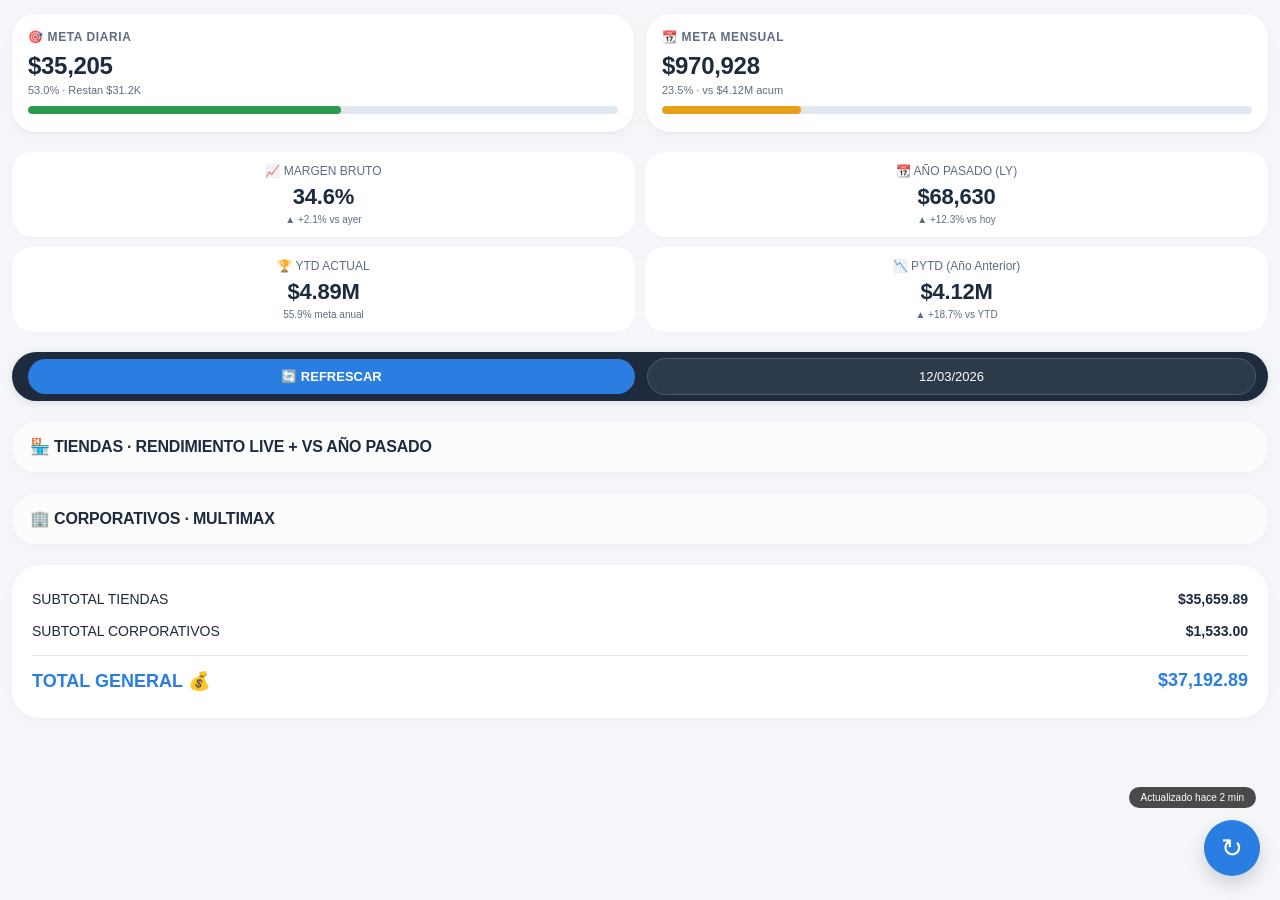
<file: index.html>
<!DOCTYPE html>
<html lang="es">
<head>
    <meta charset="UTF-8">
    <meta name="viewport" content="width=device-width, initial-scale=1.0, maximum-scale=1.0, user-scalable=no">
    <title>Dashboard Ejecutivo · Live Sales + PYTD</title>
    
    <!-- SDK de Telegram -->
    <script src="https://telegram.org/js/telegram-web-app.js"></script>
    
    <style>
        * {
            margin: 0;
            padding: 0;
            box-sizing: border-box;
        }

        :root {
            --bg-page: #f4f6fa;
            --card-bg: #ffffff;
            --primary-accent: #2a7de1;
            --success: #2c9a4c;
            --warning: #e6a017;
            --danger: #dc4c3a;
            --info: #3b7bc9;
            --text-main: #1e2a3e;
            --text-muted: #5f6c80;
            --border-light: #e9edf2;
        }

        body {
            font-family: 'Inter', -apple-system, BlinkMacSystemFont, 'Segoe UI', Roboto, Helvetica, Arial, sans-serif;
            background: var(--tg-theme-bg-color, var(--bg-page));
            color: var(--tg-theme-text-color, var(--text-main));
            padding: 14px 12px 90px 12px;
        }

        .resumen-grid {
            display: grid;
            grid-template-columns: 1fr 1fr;
            gap: 12px;
            margin-bottom: 20px;
        }

        .card {
            background: var(--tg-theme-secondary-bg-color, var(--card-bg));
            border-radius: 24px;
            padding: 16px;
            box-shadow: 0 4px 12px rgba(0, 0, 0, 0.03), 0 1px 2px rgba(0, 0, 0, 0.05);
            transition: transform 0.1s ease;
        }

        .card-title {
            font-size: 12px;
            font-weight: 600;
            color: var(--tg-theme-hint-color, var(--text-muted));
            margin-bottom: 8px;
            text-transform: uppercase;
            letter-spacing: 0.6px;
        }

        .card-value {
            font-size: 24px;
            font-weight: 800;
            margin-bottom: 4px;
            letter-spacing: -0.3px;
        }

        .card-sub {
            font-size: 11px;
            color: var(--tg-theme-hint-color, var(--text-muted));
            margin-bottom: 10px;
        }

        .progress-container {
            margin: 10px 0 2px;
        }

        .progress-bar {
            height: 8px;
            background: #e2e8f0;
            border-radius: 20px;
            overflow: hidden;
        }

        .progress-fill {
            height: 100%;
            border-radius: 20px;
            transition: width 0.35s cubic-bezier(0.2, 0.9, 0.4, 1.1);
        }

        .progress-fill.green { background: var(--success); }
        .progress-fill.yellow { background: var(--warning); }
        .progress-fill.orange { background: #f39c12; }
        .progress-fill.red { background: var(--danger); }

        .kpi-grid {
            display: grid;
            grid-template-columns: 1fr 1fr;
            gap: 10px;
            margin-bottom: 20px;
        }

        .kpi-item {
            background: var(--tg-theme-secondary-bg-color, var(--card-bg));
            border-radius: 20px;
            padding: 12px 8px;
            text-align: center;
            box-shadow: 0 1px 2px rgba(0,0,0,0.03);
        }

        .kpi-label {
            font-size: 12px;
            font-weight: 500;
            color: var(--tg-theme-hint-color, var(--text-muted));
            margin-bottom: 6px;
        }

        .kpi-value {
            font-size: 22px;
            font-weight: 800;
            letter-spacing: -0.2px;
        }

        .kpi-sub {
            font-size: 10px;
            color: var(--tg-theme-hint-color, var(--text-muted));
            margin-top: 4px;
        }

        /* ========== CONTROLES DE FECHA - LEGIBILIDAD OPTIMIZADA ========== */
        .date-controls {
            display: flex;
            gap: 12px;
            margin-bottom: 20px;
            background: var(--tg-theme-secondary-bg-color, #1e2a3e);
            border-radius: 40px;
            padding: 6px 12px 6px 16px;
            align-items: center;
            box-shadow: 0 2px 8px rgba(0, 0, 0, 0.1);
        }

        .date-btn {
            flex: 1;
            background: var(--tg-theme-button-color, var(--primary-accent));
            color: var(--tg-theme-button-text-color, white);
            border: none;
            border-radius: 34px;
            padding: 10px 12px;
            font-size: 13px;
            font-weight: 600;
            cursor: pointer;
            transition: opacity 0.2s;
        }

        .date-btn:active {
            opacity: 0.85;
        }

        /* INPUT DE FECHA: texto blanco y fondo oscuro para máxima legibilidad en Mini App */
        .date-input {
            flex: 1;
            background: #2d3a4b;
            border: 1px solid #4a5b6e;
            border-radius: 32px;
            padding: 10px 12px;
            font-size: 13px;
            font-weight: 500;
            text-align: center;
            color: #ffffff !important;
            caret-color: #ffffff;
            outline: none;
            transition: all 0.2s ease;
        }

        .date-input:focus {
            border-color: var(--primary-accent);
            background: #1e2a3a;
            box-shadow: 0 0 0 2px rgba(42, 125, 225, 0.2);
        }

        .date-input::placeholder {
            color: #a0b3c9;
            font-weight: 400;
            opacity: 0.8;
        }

        /* Asegurar que en cualquier tema de Telegram el texto sea blanco */
        @media (prefers-color-scheme: dark) {
            .date-input {
                background: #1e2a3a;
                border-color: #3a4a5c;
                color: #ffffff;
            }
        }

        .stores-section {
            background: var(--tg-theme-secondary-bg-color, var(--card-bg));
            border-radius: 28px;
            overflow: hidden;
            margin-bottom: 20px;
            box-shadow: 0 2px 8px rgba(0, 0, 0, 0.03);
        }

        .section-header {
            padding: 16px 18px;
            background: rgba(0,0,0,0.01);
            font-weight: 700;
            font-size: 16px;
            border-bottom: 1px solid var(--tg-theme-hint-color, #edf2f7);
            letter-spacing: -0.2px;
        }

        .store-row {
            padding: 14px 18px;
            border-bottom: 1px solid var(--tg-theme-hint-color, #eef2f6);
            transition: background 0.1s;
        }

        .store-row:active {
            background: rgba(0,0,0,0.02);
        }

        .store-row:last-child {
            border-bottom: none;
        }

        .store-header {
            display: flex;
            justify-content: space-between;
            align-items: baseline;
            margin-bottom: 8px;
        }

        .store-name {
            font-weight: 700;
            font-size: 16px;
            letter-spacing: -0.2px;
        }

        .store-meta {
            font-size: 10px;
            font-weight: 600;
            background: #eef2ff;
            padding: 2px 8px;
            border-radius: 20px;
            color: var(--primary-accent);
        }

        .store-stats {
            display: grid;
            grid-template-columns: 1fr 1fr 1fr 1fr;
            gap: 8px;
            margin: 12px 0 6px;
        }

        .stat {
            text-align: center;
            background: var(--tg-theme-bg-color, #f8fafc);
            border-radius: 16px;
            padding: 6px 4px;
        }

        .stat-label {
            font-size: 9px;
            font-weight: 500;
            color: var(--tg-theme-hint-color, var(--text-muted));
            margin-bottom: 4px;
            text-transform: uppercase;
        }

        .stat-value {
            font-weight: 800;
            font-size: 13px;
        }

        .stat-value.green { color: var(--success); }
        .stat-value.yellow { color: var(--warning); }
        .stat-value.orange { color: #f97316; }
        .stat-value.red { color: var(--danger); }

        .trend-up { color: var(--success); }
        .trend-down { color: var(--danger); }

        .totals {
            background: var(--tg-theme-secondary-bg-color, var(--card-bg));
            border-radius: 28px;
            padding: 18px 20px;
            margin-top: 8px;
            box-shadow: 0 2px 12px rgba(0, 0, 0, 0.03);
        }

        .total-row {
            display: flex;
            justify-content: space-between;
            padding: 8px 0;
            font-size: 14px;
            font-weight: 500;
        }

        .total-row.highlight {
            font-weight: 800;
            font-size: 18px;
            border-top: 1.5px solid var(--tg-theme-hint-color, #e2e8f0);
            margin-top: 8px;
            padding-top: 14px;
            color: var(--primary-accent);
        }

        .refresh-btn {
            position: fixed;
            bottom: 24px;
            right: 20px;
            width: 56px;
            height: 56px;
            border-radius: 30px;
            background: var(--tg-theme-button-color, var(--primary-accent));
            color: var(--tg-theme-button-text-color, white);
            border: none;
            box-shadow: 0 8px 18px rgba(0, 0, 0, 0.15);
            font-size: 26px;
            display: flex;
            align-items: center;
            justify-content: center;
            cursor: pointer;
            transition: all 0.2s;
            z-index: 200;
        }

        .refresh-btn:active {
            transform: scale(0.92);
        }

        .refresh-time {
            position: fixed;
            bottom: 92px;
            right: 24px;
            background: rgba(0, 0, 0, 0.7);
            backdrop-filter: blur(8px);
            color: white;
            padding: 5px 12px;
            border-radius: 40px;
            font-size: 10px;
            font-weight: 500;
            z-index: 200;
            pointer-events: none;
        }

        @media (max-width: 480px) {
            .store-stats {
                gap: 6px;
            }
            .stat-value {
                font-size: 11px;
            }
        }
    </style>
</head>
<body>

<div class="resumen-grid">
    <div class="card">
        <div class="card-title">🎯 META DIARIA</div>
        <div class="card-value" id="meta-diaria">$35,205</div>
        <div class="card-sub" id="avance-diario-text">53.0% · Restan $31.2K</div>
        <div class="progress-container">
            <div class="progress-bar">
                <div class="progress-fill green" id="meta-diaria-fill" style="width: 53%"></div>
            </div>
        </div>
    </div>
    <div class="card">
        <div class="card-title">📆 META MENSUAL</div>
        <div class="card-value" id="meta-mensual-val">$970,928</div>
        <div class="card-sub" id="avance-mensual-text">23.5% · vs $4.12M acum</div>
        <div class="progress-container">
            <div class="progress-bar">
                <div class="progress-fill yellow" id="meta-mensual-fill" style="width: 23.5%"></div>
            </div>
        </div>
    </div>
</div>

<div class="kpi-grid">
    <div class="kpi-item">
        <div class="kpi-label">📈 MARGEN BRUTO</div>
        <div class="kpi-value" id="kpi-margen">34.6%</div>
        <div class="kpi-sub" id="kpi-margen-sub">▲ +2.1% vs ayer</div>
    </div>
    <div class="kpi-item">
        <div class="kpi-label">📆 AÑO PASADO (LY)</div>
        <div class="kpi-value" id="kpi-ano-pasado">$68,630</div>
        <div class="kpi-sub" id="kpi-var-yp">▲ +12.3% vs hoy</div>
    </div>
    <div class="kpi-item">
        <div class="kpi-label">🏆 YTD ACTUAL</div>
        <div class="kpi-value" id="kpi-ytd">$4.89M</div>
        <div class="kpi-sub" id="kpi-ytd-avance">55.9% meta anual</div>
    </div>
    <div class="kpi-item">
        <div class="kpi-label">📉 PYTD (Año Anterior)</div>
        <div class="kpi-value" id="kpi-pytd">$4.12M</div>
        <div class="kpi-sub" id="kpi-pytd-var">▲ +18.7% vs YTD</div>
    </div>
</div>

<div class="date-controls">
    <button class="date-btn" id="refreshButton">🔄 REFRESCAR</button>
    <input type="text" class="date-input" id="fechaInput" placeholder="dd/mm/aaaa" value="12/03/2026">
</div>

<div class="stores-section">
    <div class="section-header">🏪 TIENDAS · RENDIMIENTO LIVE + VS AÑO PASADO</div>
    <div id="stores-list-container"></div>
</div>

<div class="stores-section">
    <div class="section-header">🏢 CORPORATIVOS · MULTIMAX</div>
    <div id="corp-list-container"></div>
</div>

<div class="totals" id="totalsPanel">
    <div class="total-row" id="subtotal-tiendas-line">
        <span>SUBTOTAL TIENDAS</span>
        <span><strong id="subtotal-tiendas-val">$35,659.89</strong></span>
    </div>
    <div class="total-row" id="subtotal-corp-line">
        <span>SUBTOTAL CORPORATIVOS</span>
        <span><strong id="subtotal-corp-val">$1,533.00</strong></span>
    </div>
    <div class="total-row highlight">
        <span>TOTAL GENERAL 💰</span>
        <span><strong id="total-general-val">$37,192.89</strong></span>
    </div>
</div>

<button class="refresh-btn" id="fabRefresh">↻</button>
<div class="refresh-time" id="refreshTimer">Actualizado hace 2 min</div>

<script>
    const WebApp = window.Telegram.WebApp;
    WebApp.ready();
    WebApp.expand();
    WebApp.enableClosingConfirmation();
    document.body.style.background = WebApp.themeParams.bg_color || '#f4f6fa';

    // ---------- DATA MODEL con AÑO PASADO (LY) y PYTD ----------
    let storesData = [
        { id: "albrook", name: "ALBROOK 2", venta: 4096, meta: 10634, metaPorc: 38.5, ventaLY: 3620, varLY: 13.2 },
        { id: "chiriqui", name: "CHIRIQUI", venta: 5964, meta: 9802, metaPorc: 60.8, ventaLY: 5210, varLY: 14.5 },
        { id: "metromall", name: "METROMALL", venta: 2211, meta: 4068, metaPorc: 54.3, ventaLY: 2090, varLY: 5.8 },
        { id: "tumba", name: "TUMBA MUERTO", venta: 8230, meta: 10891, metaPorc: 74.0, ventaLY: 7590, varLY: 8.4 },
        { id: "westland", name: "WESTLAND MALL", venta: 2782, meta: 8520, metaPorc: 32.2, ventaLY: 3030, varLY: -8.2 },
        { id: "costaverde", name: "COSTA VERDE", venta: 1556, meta: 4108, metaPorc: 36.7, ventaLY: 1440, varLY: 8.1 },
        { id: "multiplaza", name: "MULTIPLAZA 3", venta: 9272, meta: 13242, metaPorc: 68.6, ventaLY: 8850, varLY: 4.8 },
        { id: "frontera", name: "FRONTERA", venta: 476, meta: 2623, metaPorc: 18.1, ventaLY: 610, varLY: -22.0 },
        { id: "losandes", name: "LOS ANDES", venta: 1073, meta: 2592, metaPorc: 41.4, ventaLY: 990, varLY: 8.4 }
    ];

    let corporateData = [
        { name: "MULTIMAX CORPORATIVO", venta: 1533, meta: 0, metaPorc: 100, ventaLY: 1420, varLY: 7.96 }
    ];

    // KPIs mejorados: PYTD (Previous Year to Date)
    let kpis = {
        margen: 34.6,
        margenDelta: "+2.1%",
        añoPasado: 68630,          // LY mismo día
        varYp: "+12.3%",
        ytd: 4890000,              // YTD actual (4.89M)
        ytdAvance: 55.9,
        pytd: 4120000,             // PYTD = Year to Date del año anterior (ej: $4.12M)
        metaDiariaObjetivo: 66250,
        metaMensualObj: 4130000,
        acumMensualActual: 970928
    };
    
    // Calcular variación YTD vs PYTD
    function calcularVarPYTD() {
        let diff = kpis.ytd - kpis.pytd;
        let pct = (diff / kpis.pytd) * 100;
        return { diff, pct: pct.toFixed(1) };
    }

    function actualizarKPIs() {
        document.getElementById('kpi-margen').innerText = `${kpis.margen}%`;
        document.getElementById('kpi-margen-sub').innerHTML = `▲ ${kpis.margenDelta} vs ayer`;
        document.getElementById('kpi-ano-pasado').innerHTML = `$${kpis.añoPasado.toLocaleString()}`;
        document.getElementById('kpi-var-yp').innerHTML = `${kpis.varYp} vs hoy`;
        
        let ytdFormat = (kpis.ytd / 1000000).toFixed(2) + 'M';
        document.getElementById('kpi-ytd').innerHTML = `$${ytdFormat}`;
        document.getElementById('kpi-ytd-avance').innerHTML = `${kpis.ytdAvance}% meta anual`;
        
        let pytdFormat = (kpis.pytd / 1000000).toFixed(2) + 'M';
        document.getElementById('kpi-pytd').innerHTML = `$${pytdFormat}`;
        
        let varData = calcularVarPYTD();
        let arrow = varData.pct >= 0 ? '▲' : '▼';
        let color = varData.pct >= 0 ? '#2c9a4c' : '#dc4c3a';
        document.getElementById('kpi-pytd-var').innerHTML = `<span style="color:${color}">${arrow} ${Math.abs(varData.pct)}% vs YTD</span>`;
    }

    function calcularTotales() {
        let totalTiendas = storesData.reduce((sum, s) => sum + s.venta, 0);
        let totalCorp = corporateData.reduce((sum, c) => sum + c.venta, 0);
        let totalGeneral = totalTiendas + totalCorp;
        return { totalTiendas, totalCorp, totalGeneral };
    }

    function actualizarResumenYMetas() {
        let { totalGeneral } = calcularTotales();
        let metaDiariaObjetivo = kpis.metaDiariaObjetivo;
        let avanceDiario = (totalGeneral / metaDiariaObjetivo) * 100;
        avanceDiario = Math.min(avanceDiario, 100);
        let restoDiario = metaDiariaObjetivo - totalGeneral;
        document.getElementById('meta-diaria').innerHTML = `$${totalGeneral.toLocaleString('en-US', {minimumFractionDigits:2, maximumFractionDigits:2})}`;
        document.getElementById('avance-diario-text').innerHTML = `${avanceDiario.toFixed(1)}% · Restan $${Math.max(0, restoDiario).toLocaleString()}`;
        document.getElementById('meta-diaria-fill').style.width = `${avanceDiario}%`;
        
        let metaMensualObj = kpis.metaMensualObj;
        let avanceMensual = (kpis.acumMensualActual / metaMensualObj) * 100;
        avanceMensual = Math.min(avanceMensual, 100);
        document.getElementById('meta-mensual-val').innerHTML = `$${kpis.acumMensualActual.toLocaleString()}`;
        document.getElementById('avance-mensual-text').innerHTML = `${avanceMensual.toFixed(1)}% · vs $${metaMensualObj.toLocaleString()} meta`;
        document.getElementById('meta-mensual-fill').style.width = `${avanceMensual}%`;
    }

    function renderStores() {
        const container = document.getElementById('stores-list-container');
        container.innerHTML = '';
        storesData.forEach(store => {
            let percentClass = 'green';
            if(store.metaPorc < 25) percentClass = 'red';
            else if(store.metaPorc < 45) percentClass = 'orange';
            else if(store.metaPorc < 65) percentClass = 'yellow';
            else percentClass = 'green';
            
            let varClass = store.varLY >= 0 ? 'trend-up' : 'trend-down';
            let varSymbol = store.varLY >= 0 ? '▲' : '▼';
            
            const row = document.createElement('div');
            row.className = 'store-row';
            row.innerHTML = `
                <div class="store-header">
                    <span class="store-name">${store.name}</span>
                    <span class="store-meta">LIVE</span>
                </div>
                <div class="store-stats">
                    <div class="stat"><div class="stat-label">VENTA</div><div class="stat-value">$${store.venta.toLocaleString()}</div></div>
                    <div class="stat"><div class="stat-label">META</div><div class="stat-value">$${store.meta.toLocaleString()}</div></div>
                    <div class="stat"><div class="stat-label">% META</div><div class="stat-value ${percentClass}">${store.metaPorc}%</div></div>
                    <div class="stat"><div class="stat-label">AÑO PASADO</div><div class="stat-value">$${store.ventaLY.toLocaleString()}<span style="font-size:9px; margin-left:4px;" class="${varClass}"> ${varSymbol}${Math.abs(store.varLY).toFixed(1)}%</span></div></div>
                </div>
                <div class="progress-container">
                    <div class="progress-bar"><div class="progress-fill ${percentClass}" style="width: ${store.metaPorc}%"></div></div>
                </div>
            `;
            container.appendChild(row);
        });
    }

    function renderCorporativos() {
        const container = document.getElementById('corp-list-container');
        container.innerHTML = '';
        corporateData.forEach(corp => {
            let varClass = corp.varLY >= 0 ? 'trend-up' : 'trend-down';
            let varSymbol = corp.varLY >= 0 ? '▲' : '▼';
            const row = document.createElement('div');
            row.className = 'store-row';
            row.innerHTML = `
                <div class="store-header">
                    <span class="store-name">${corp.name}</span>
                    <span class="store-meta">LIVE</span>
                </div>
                <div class="store-stats">
                    <div class="stat"><div class="stat-label">VENTA</div><div class="stat-value">$${corp.venta.toLocaleString()}</div></div>
                    <div class="stat"><div class="stat-label">META</div><div class="stat-value">${corp.meta === 0 ? '—' : '$'+corp.meta.toLocaleString()}</div></div>
                    <div class="stat"><div class="stat-label">% META</div><div class="stat-value green">${corp.metaPorc === 100 ? '✓' : '-'}</div></div>
                    <div class="stat"><div class="stat-label">AÑO PASADO</div><div class="stat-value">$${corp.ventaLY.toLocaleString()}<span style="font-size:9px; margin-left:4px;" class="${varClass}"> ${varSymbol}${Math.abs(corp.varLY).toFixed(1)}%</span></div></div>
                </div>
                <div class="progress-container">
                    <div class="progress-bar"><div class="progress-fill green" style="width: ${corp.metaPorc}%"></div></div>
                </div>
            `;
            container.appendChild(row);
        });
    }

    function actualizarTotalesUI() {
        const { totalTiendas, totalCorp, totalGeneral } = calcularTotales();
        document.getElementById('subtotal-tiendas-val').innerHTML = `$${totalTiendas.toLocaleString('en-US', {minimumFractionDigits:2, maximumFractionDigits:2})}`;
        document.getElementById('subtotal-corp-val').innerHTML = `$${totalCorp.toLocaleString('en-US', {minimumFractionDigits:2, maximumFractionDigits:2})}`;
        document.getElementById('total-general-val').innerHTML = `$${totalGeneral.toLocaleString('en-US', {minimumFractionDigits:2, maximumFractionDigits:2})}`;
        actualizarResumenYMetas();
    }

    // Simular actualización manteniendo inventado el LY y PYTD fluctuante
    function simularBackendUpdate() {
        storesData = storesData.map(store => {
            let factor = 1 + (Math.random() * 0.07 - 0.02);
            let newVenta = Math.round(store.venta * factor);
            newVenta = Math.max(newVenta, 50);
            let newMetaPorc = (newVenta / store.meta) * 100;
            newMetaPorc = Math.min(newMetaPorc, 140);
            let newVarLY = ((newVenta - store.ventaLY) / store.ventaLY) * 100;
            return {
                ...store,
                venta: newVenta,
                metaPorc: parseFloat(newMetaPorc.toFixed(1)),
                varLY: parseFloat(newVarLY.toFixed(1))
            };
        });
        
        let randomCorpVenta = corporateData[0].venta + Math.floor(Math.random() * 250 - 70);
        randomCorpVenta = Math.max(randomCorpVenta, 1350);
        let newCorpVar = ((randomCorpVenta - corporateData[0].ventaLY) / corporateData[0].ventaLY) * 100;
        corporateData[0] = {
            ...corporateData[0],
            venta: randomCorpVenta,
            varLY: parseFloat(newCorpVar.toFixed(1))
        };
        
        kpis.margen = (34 + Math.random() * 1.8).toFixed(1);
        kpis.margenDelta = `+${(Math.random() * 1.8 + 0.2).toFixed(1)}%`;
        let variacionYP = (Math.random() * 18 - 4).toFixed(1);
        kpis.varYp = `${variacionYP >= 0 ? '+' : ''}${variacionYP}%`;
        kpis.añoPasado = Math.floor(68630 * (1 + (Math.random() * 0.09 - 0.03)));
        kpis.ytd = 4890000 + Math.floor(Math.random() * 130000);
        kpis.ytdAvance = (55.9 + (Math.random() * 1.5 - 0.6)).toFixed(1);
        let pytdBase = 4120000;
        kpis.pytd = pytdBase + Math.floor(Math.random() * 180000 - 60000);
        if(kpis.pytd < 3800000) kpis.pytd = 3980000;
        kpis.acumMensualActual = Math.floor(970928 + (Math.random() * 22000 - 4000));
        if(kpis.acumMensualActual < 860000) kpis.acumMensualActual = 970928;
        
        actualizarKPIs();
        renderStores();
        renderCorporativos();
        actualizarTotalesUI();
        
        WebApp.HapticFeedback.impactOccurred('light');
        const fab = document.querySelector('.refresh-btn');
        fab.style.transform = 'scale(0.94)';
        setTimeout(() => { fab.style.transform = ''; }, 150);
    }

    let lastUpdate = new Date();
    let timerInterval;

    function iniciarTimer() {
        if(timerInterval) clearInterval(timerInterval);
        timerInterval = setInterval(() => {
            const ahora = new Date();
            const diffMins = Math.floor((ahora - lastUpdate) / 60000);
            const timerDiv = document.getElementById('refreshTimer');
            if(diffMins < 1) timerDiv.innerText = 'Actualizado hace <1 min';
            else timerDiv.innerText = `Actualizado hace ${diffMins} min`;
        }, 1000);
    }

    function fullRefresh() {
        simularBackendUpdate();
        lastUpdate = new Date();
        document.getElementById('refreshTimer').innerText = 'Actualizado ahora';
        iniciarTimer();
        WebApp.showPopup({
            title: 'Dashboard Actualizado',
            message: `Datos sincronizados al ${new Date().toLocaleTimeString()}`,
            buttons: [{ type: 'ok' }]
        });
    }

    document.getElementById('refreshButton').addEventListener('click', fullRefresh);
    document.getElementById('fabRefresh').addEventListener('click', fullRefresh);
    
    WebApp.MainButton.setText('📊 COMPARAR CON OTRO DÍA');
    WebApp.MainButton.onClick(() => {
        WebApp.HapticFeedback.impactOccurred('medium');
        WebApp.showPopup({
            title: 'Comparar rendimiento',
            message: 'Selecciona periodo para comparar ventas',
            buttons: [
                { id: 'ayer', type: 'default', text: 'Ayer' },
                { id: 'semana', type: 'default', text: 'Semana pasada' },
                { id: 'mes', type: 'default', text: 'Mes anterior' },
                { id: 'cancel', type: 'cancel' }
            ]
        }, (buttonId) => {
            if(buttonId && buttonId !== 'cancel') {
                WebApp.showAlert(`📈 Comparativa con ${buttonId === 'ayer' ? 'ayer' : buttonId === 'semana' ? 'semana pasada' : 'mes anterior'}:\nVariación estimada +${Math.floor(Math.random() * 15)}% de ventas.`);
            }
        });
    });
    WebApp.MainButton.show();
    WebApp.onEvent('backButtonClicked', () => WebApp.close());
    WebApp.BackButton.show();
    
    function init() {
        renderStores();
        renderCorporativos();
        actualizarKPIs();
        actualizarTotalesUI();
        actualizarResumenYMetas();
        lastUpdate = new Date();
        iniciarTimer();
    }
    init();
</script>
</body>
</html>
</file>
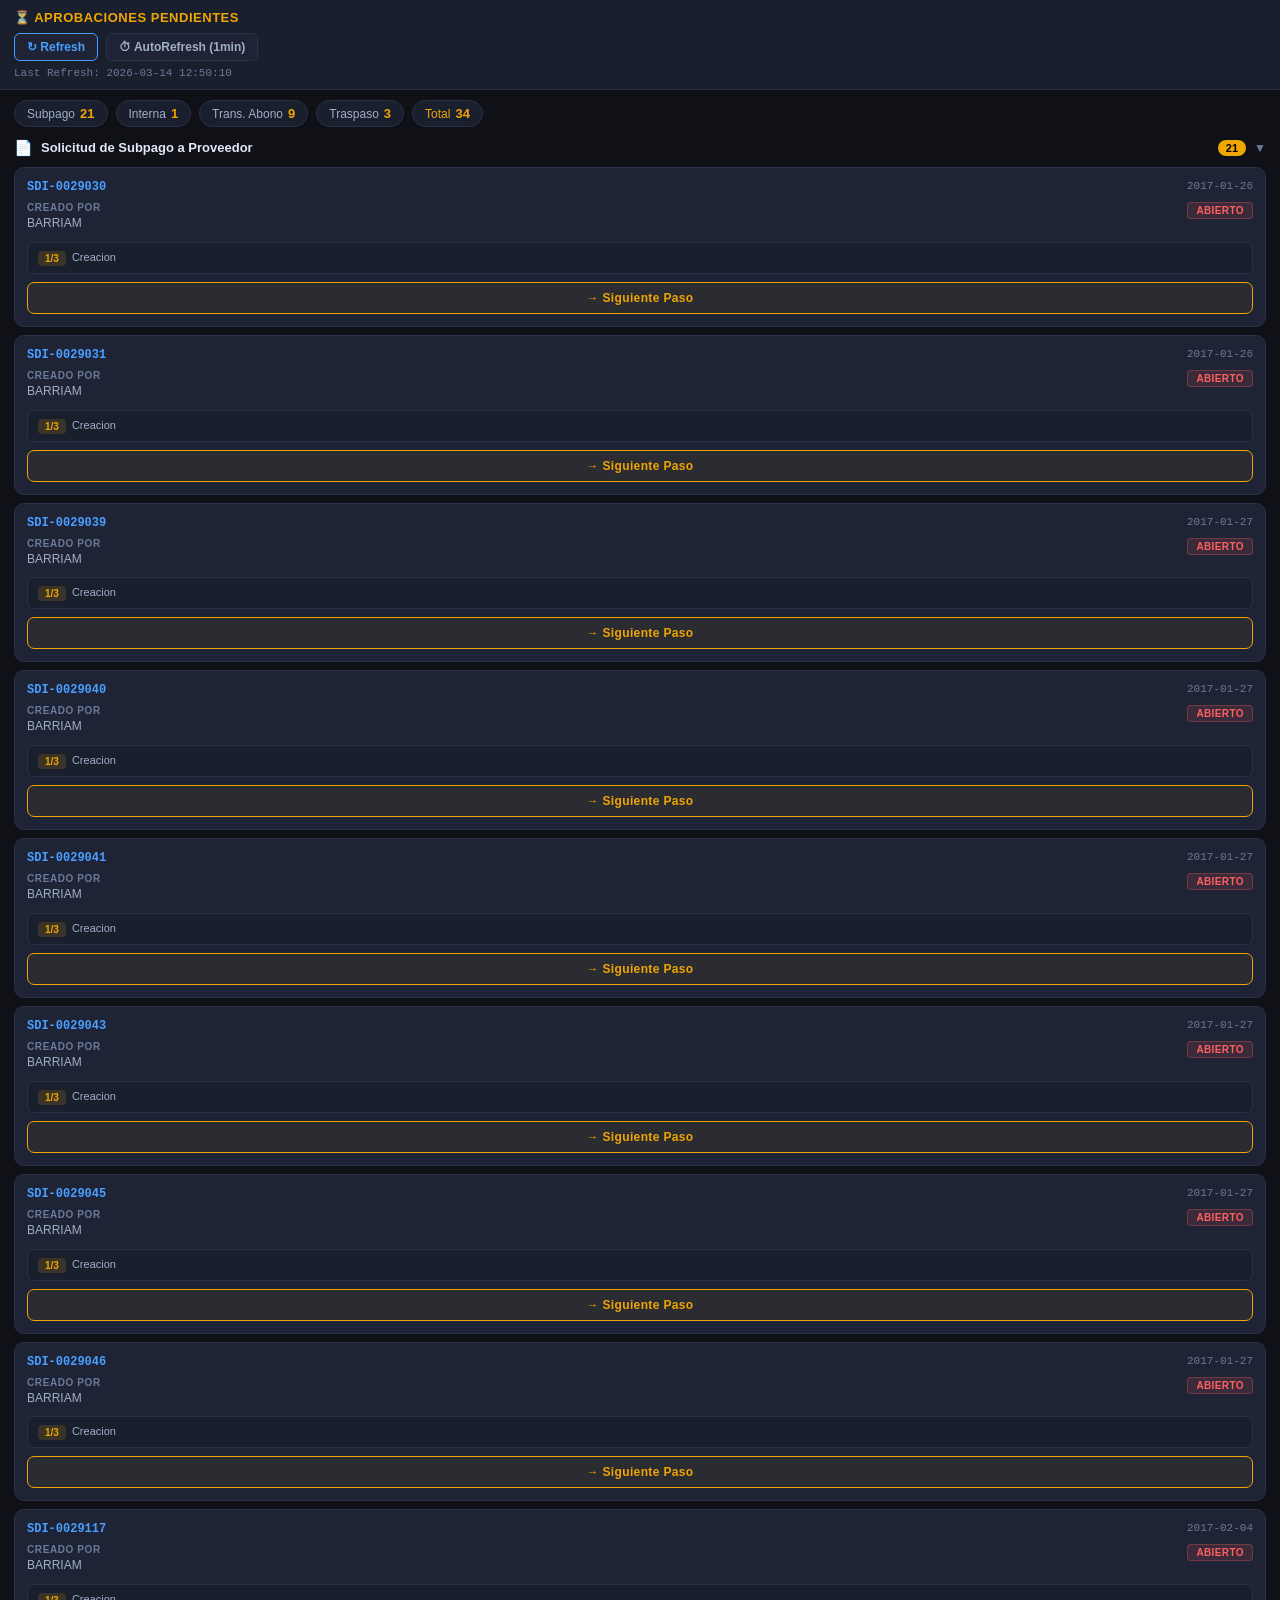
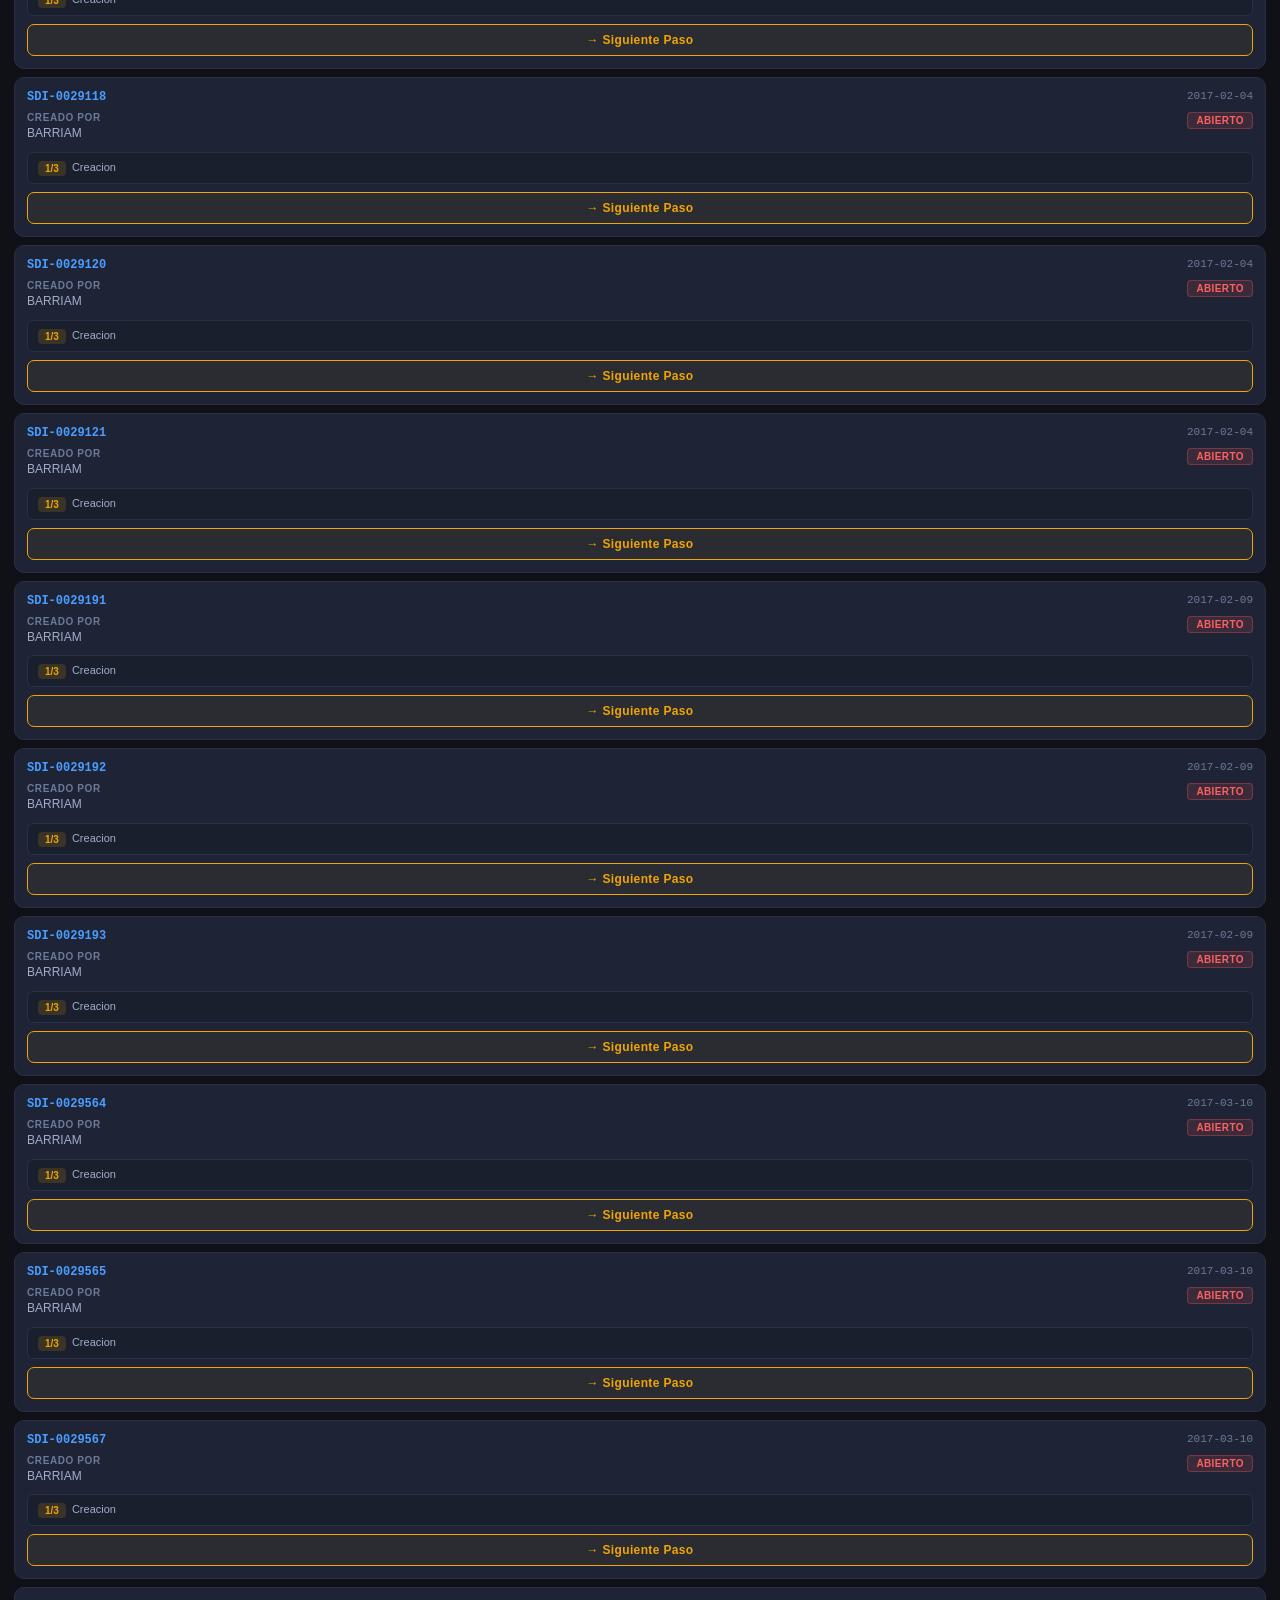
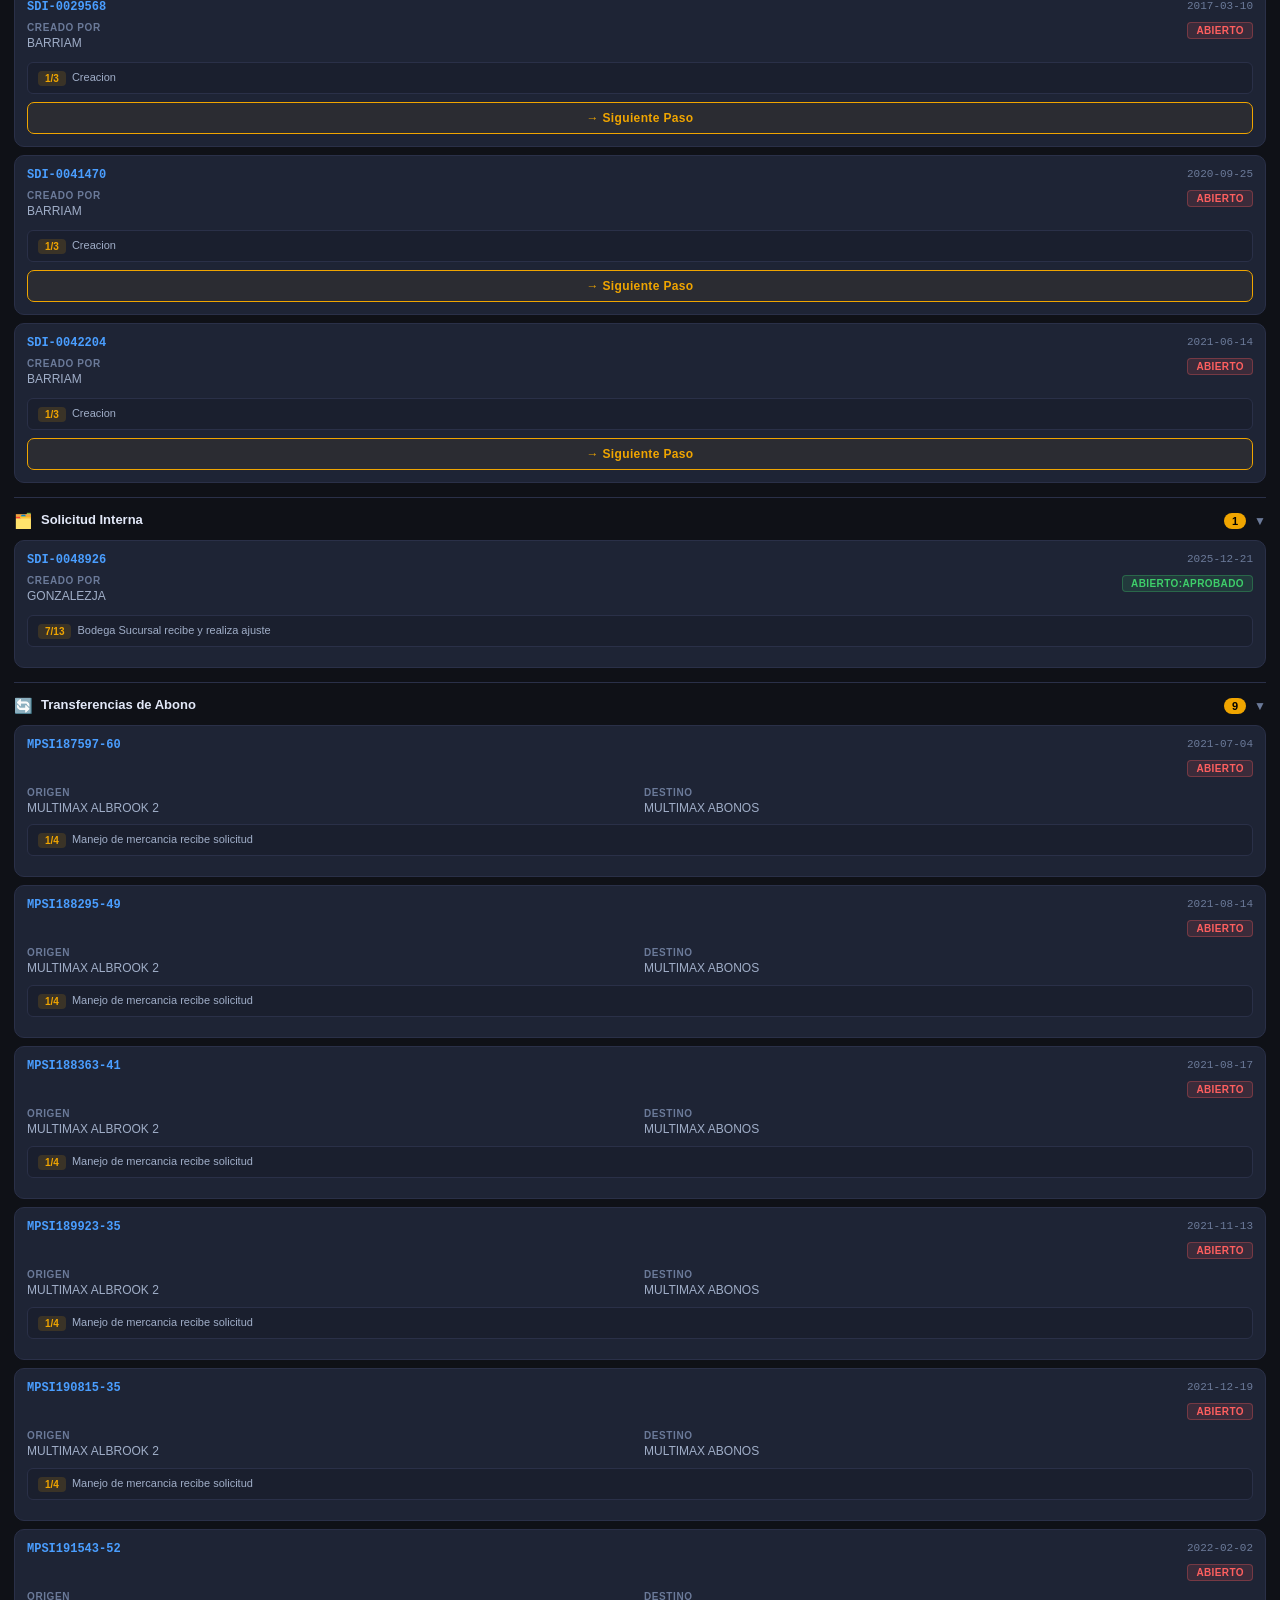
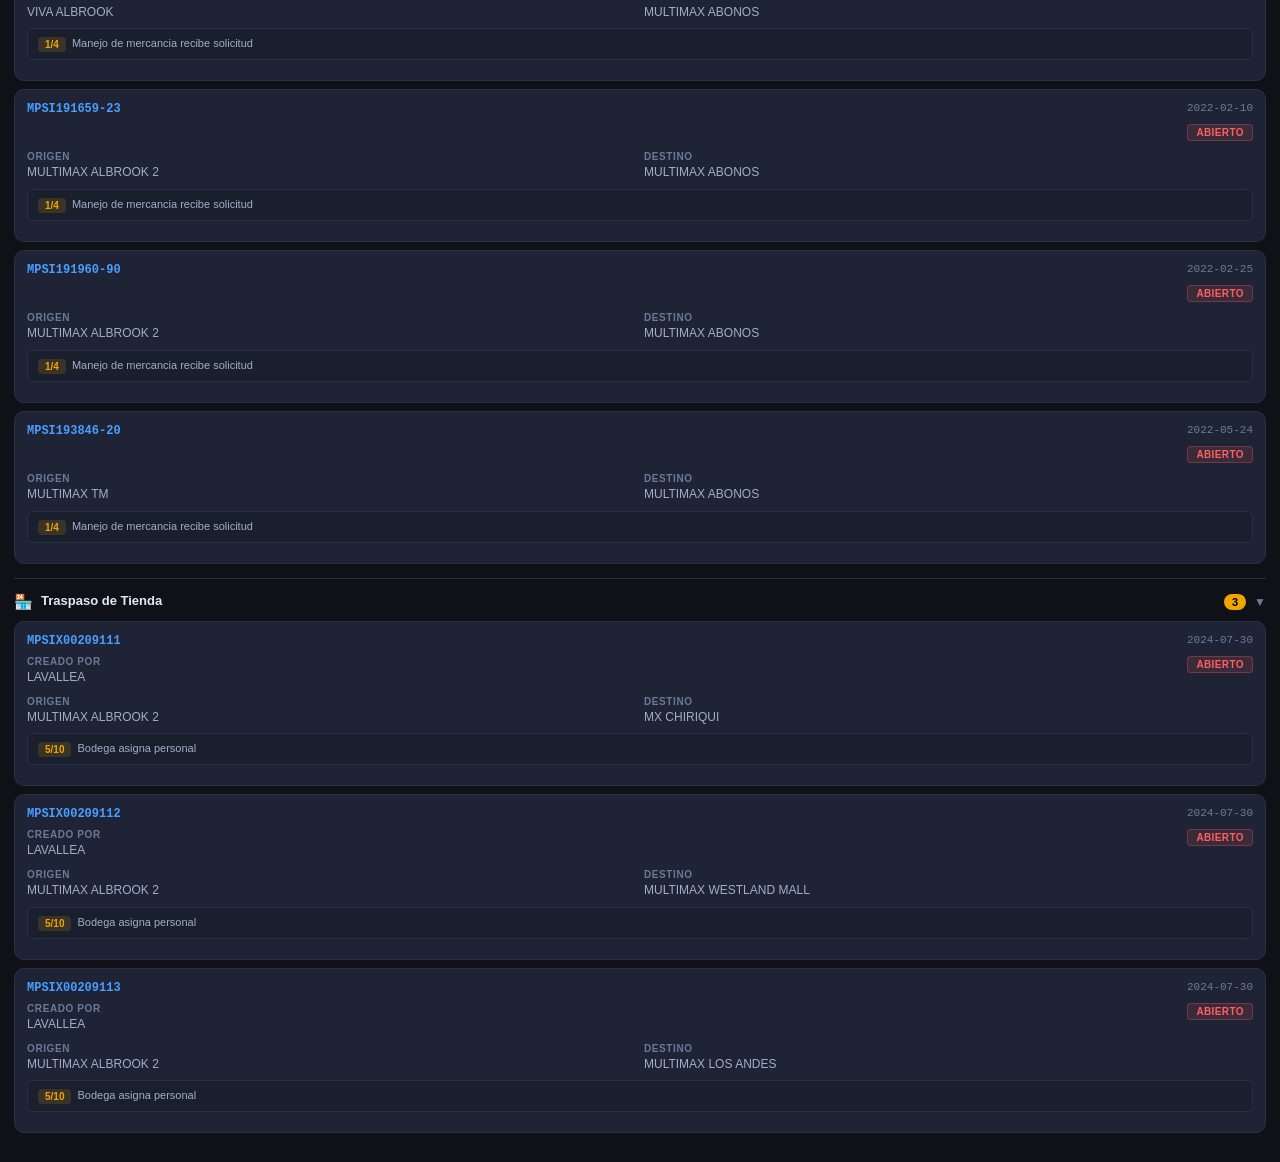
<file: index2.html>
<!DOCTYPE html>
<html lang="es">
<head>
<meta charset="UTF-8">
<meta name="viewport" content="width=device-width, initial-scale=1.0, maximum-scale=1.0, user-scalable=no">
<title>Aprobaciones Pendientes</title>
<style>
  :root {
    --bg:      #0f1117;
    --surface: #1a1f2e;
    --card:    #1e2435;
    --border:  #2a3048;
    --accent:  #f0a500;
    --blue:    #4a9eff;
    --red:     #ff5f5f;
    --green:   #3ecf6a;
    --muted:   #6b7a99;
    --text:    #e2e8f8;
    --text2:   #a0aec8;
    --mono:    'SF Mono','Fira Code',monospace;
  }
  *{box-sizing:border-box;margin:0;padding:0;-webkit-tap-highlight-color:transparent;}
  body{background:var(--bg);color:var(--text);font-family:-apple-system,'Segoe UI',sans-serif;font-size:14px;min-height:100vh;padding-bottom:28px;}

  /* TOPBAR */
  .topbar{background:var(--surface);border-bottom:1px solid var(--border);padding:10px 14px;position:sticky;top:0;z-index:50;}
  .topbar-title{font-size:13px;font-weight:700;color:var(--accent);letter-spacing:.04em;text-transform:uppercase;margin-bottom:8px;}
  .topbar-row{display:flex;gap:8px;align-items:center;}
  .btn{font-size:12px;font-weight:600;padding:6px 12px;border-radius:6px;border:1px solid var(--border);cursor:pointer;background:var(--card);color:var(--text2);display:inline-flex;align-items:center;gap:5px;white-space:nowrap;transition:background .15s,color .15s,border-color .15s;}
  .btn-r{color:var(--blue);border-color:var(--blue);}
  .btn-r:active{background:var(--blue);color:#000;}
  .btn-a.on{color:var(--green);border-color:var(--green);}
  .dot{width:7px;height:7px;border-radius:50%;background:var(--green);display:inline-block;animation:blink 1.4s infinite;}
  @keyframes blink{0%,100%{opacity:1}50%{opacity:.2}}
  .ts{font-size:11px;color:var(--muted);font-family:var(--mono);margin-top:6px;}

  /* SUMMARY */
  .summary{display:flex;gap:8px;padding:10px 14px 0;overflow-x:auto;scrollbar-width:none;}
  .summary::-webkit-scrollbar{display:none;}
  .pill{background:var(--surface);border:1px solid var(--border);border-radius:20px;padding:5px 12px;white-space:nowrap;display:flex;gap:5px;align-items:center;font-size:12px;color:var(--text2);flex-shrink:0;}
  .pill b{color:var(--accent);font-size:13px;}

  /* MAIN */
  .main{padding:12px 14px 0;}

  /* SECTION */
  .section{margin-bottom:0;}
  .section+.section{border-top:1px solid var(--border);padding-top:14px;margin-top:14px;}
  .sec-hd{display:flex;align-items:center;gap:8px;padding:0 0 10px;cursor:pointer;user-select:none;}
  .sec-icon{font-size:15px;}
  .sec-title{font-size:13px;font-weight:700;color:var(--text);flex:1;line-height:1.3;}
  .badge{background:var(--accent);color:#000;font-size:11px;font-weight:700;padding:2px 8px;border-radius:10px;min-width:22px;text-align:center;}
  .chev{color:var(--muted);font-size:12px;transition:transform .2s;line-height:1;}
  .section.off .chev{transform:rotate(-90deg);}
  .sec-body{display:flex;flex-direction:column;gap:8px;}
  .section.off .sec-body{display:none;}

  /* CARD */
  .card{background:var(--card);border:1px solid var(--border);border-radius:10px;padding:12px;}
  .c-row{display:flex;justify-content:space-between;align-items:flex-start;gap:8px;margin-bottom:8px;}
  .c-row:last-child{margin-bottom:0;}
  .c-id{font-family:var(--mono);font-size:12px;font-weight:600;color:var(--blue);}
  .c-date{font-family:var(--mono);font-size:11px;color:var(--muted);white-space:nowrap;}
  .c-lbl{font-size:10px;color:var(--muted);text-transform:uppercase;letter-spacing:.06em;margin-bottom:2px;font-weight:600;}
  .c-val{font-size:12px;color:var(--text2);line-height:1.4;}
  .c-grid{display:grid;grid-template-columns:1fr 1fr;gap:8px;margin-bottom:8px;}
  .sp{display:inline-block;font-size:10px;font-weight:700;letter-spacing:.04em;padding:2px 8px;border-radius:4px;}
  .sp-a{background:rgba(255,95,95,.13);color:var(--red);border:1px solid rgba(255,95,95,.3);}
  .sp-ok{background:rgba(62,207,106,.13);color:var(--green);border:1px solid rgba(62,207,106,.3);}
  .step{background:var(--surface);border:1px solid var(--border);border-radius:6px;padding:7px 10px;display:flex;gap:6px;align-items:flex-start;margin-bottom:8px;}
  .sn{background:rgba(240,165,0,.15);color:var(--accent);font-size:10px;font-weight:700;padding:2px 7px;border-radius:4px;white-space:nowrap;margin-top:1px;}
  .sd{font-size:11px;color:var(--text2);line-height:1.4;flex:1;}
  .btn-next{width:100%;padding:8px;border-radius:7px;border:1px solid var(--accent);color:var(--accent);background:rgba(240,165,0,.06);font-size:12px;font-weight:700;cursor:pointer;transition:background .15s;letter-spacing:.03em;}
  .btn-next:active{background:var(--accent);color:#000;}
  .btn-next:disabled{background:rgba(62,207,106,.12);border-color:var(--green);color:var(--green);cursor:default;}
</style>
</head>
<body>

<div class="topbar">
  <div class="topbar-title">⏳ Aprobaciones Pendientes</div>
  <div class="topbar-row">
    <button class="btn btn-r" onclick="doRefresh()">↻ Refresh</button>
    <button class="btn btn-a" id="btnA" onclick="toggleAuto()">⏱ AutoRefresh (1min)</button>
  </div>
  <div class="ts" id="ts">Last Refresh: 2026-03-14 12:50:10</div>
</div>

<div class="summary">
  <div class="pill">Subpago <b>21</b></div>
  <div class="pill">Interna <b>1</b></div>
  <div class="pill">Trans. Abono <b>9</b></div>
  <div class="pill">Traspaso <b>3</b></div>
  <div class="pill" style="color:var(--accent)">Total <b>34</b></div>
</div>

<div class="main">

  <div class="section" id="s1">
    <div class="sec-hd" onclick="tog('s1')">
      <span class="sec-icon">📄</span>
      <span class="sec-title">Solicitud de Subpago a Proveedor</span>
      <span class="badge">21</span><span class="chev">▼</span>
    </div>
    <div class="sec-body" id="b1"></div>
  </div>

  <div class="section" id="s2">
    <div class="sec-hd" onclick="tog('s2')">
      <span class="sec-icon">🗂️</span>
      <span class="sec-title">Solicitud Interna</span>
      <span class="badge">1</span><span class="chev">▼</span>
    </div>
    <div class="sec-body">
      <div class="card">
        <div class="c-row"><span class="c-id">SDI-0048926</span><span class="c-date">2025-12-21</span></div>
        <div class="c-row" style="margin-bottom:10px">
          <div><div class="c-lbl">Creado por</div><div class="c-val">GONZALEZJA</div></div>
          <span class="sp sp-ok">ABIERTO:APROBADO</span>
        </div>
        <div class="step"><span class="sn">7/13</span><span class="sd">Bodega Sucursal recibe y realiza ajuste</span></div>
      </div>
    </div>
  </div>

  <div class="section" id="s3">
    <div class="sec-hd" onclick="tog('s3')">
      <span class="sec-icon">🔄</span>
      <span class="sec-title">Transferencias de Abono</span>
      <span class="badge">9</span><span class="chev">▼</span>
    </div>
    <div class="sec-body" id="b3"></div>
  </div>

  <div class="section" id="s4">
    <div class="sec-hd" onclick="tog('s4')">
      <span class="sec-icon">🏪</span>
      <span class="sec-title">Traspaso de Tienda</span>
      <span class="badge">3</span><span class="chev">▼</span>
    </div>
    <div class="sec-body" id="b4"></div>
  </div>

</div>

<script>
const D1=[
  ['SDI-0029030','2017-01-26','ABIERTO','BARRIAM','1/3','Creacion'],
  ['SDI-0029031','2017-01-26','ABIERTO','BARRIAM','1/3','Creacion'],
  ['SDI-0029039','2017-01-27','ABIERTO','BARRIAM','1/3','Creacion'],
  ['SDI-0029040','2017-01-27','ABIERTO','BARRIAM','1/3','Creacion'],
  ['SDI-0029041','2017-01-27','ABIERTO','BARRIAM','1/3','Creacion'],
  ['SDI-0029043','2017-01-27','ABIERTO','BARRIAM','1/3','Creacion'],
  ['SDI-0029045','2017-01-27','ABIERTO','BARRIAM','1/3','Creacion'],
  ['SDI-0029046','2017-01-27','ABIERTO','BARRIAM','1/3','Creacion'],
  ['SDI-0029117','2017-02-04','ABIERTO','BARRIAM','1/3','Creacion'],
  ['SDI-0029118','2017-02-04','ABIERTO','BARRIAM','1/3','Creacion'],
  ['SDI-0029120','2017-02-04','ABIERTO','BARRIAM','1/3','Creacion'],
  ['SDI-0029121','2017-02-04','ABIERTO','BARRIAM','1/3','Creacion'],
  ['SDI-0029191','2017-02-09','ABIERTO','BARRIAM','1/3','Creacion'],
  ['SDI-0029192','2017-02-09','ABIERTO','BARRIAM','1/3','Creacion'],
  ['SDI-0029193','2017-02-09','ABIERTO','BARRIAM','1/3','Creacion'],
  ['SDI-0029564','2017-03-10','ABIERTO','BARRIAM','1/3','Creacion'],
  ['SDI-0029565','2017-03-10','ABIERTO','BARRIAM','1/3','Creacion'],
  ['SDI-0029567','2017-03-10','ABIERTO','BARRIAM','1/3','Creacion'],
  ['SDI-0029568','2017-03-10','ABIERTO','BARRIAM','1/3','Creacion'],
  ['SDI-0041470','2020-09-25','ABIERTO','BARRIAM','1/3','Creacion'],
  ['SDI-0042204','2021-06-14','ABIERTO','BARRIAM','1/3','Creacion'],
];
const D3=[
  ['MPSI187597-60','2021-07-04','MULTIMAX ALBROOK 2','MULTIMAX ABONOS','1/4','Manejo de mercancia recibe solicitud'],
  ['MPSI188295-49','2021-08-14','MULTIMAX ALBROOK 2','MULTIMAX ABONOS','1/4','Manejo de mercancia recibe solicitud'],
  ['MPSI188363-41','2021-08-17','MULTIMAX ALBROOK 2','MULTIMAX ABONOS','1/4','Manejo de mercancia recibe solicitud'],
  ['MPSI189923-35','2021-11-13','MULTIMAX ALBROOK 2','MULTIMAX ABONOS','1/4','Manejo de mercancia recibe solicitud'],
  ['MPSI190815-35','2021-12-19','MULTIMAX ALBROOK 2','MULTIMAX ABONOS','1/4','Manejo de mercancia recibe solicitud'],
  ['MPSI191543-52','2022-02-02','VIVA ALBROOK','MULTIMAX ABONOS','1/4','Manejo de mercancia recibe solicitud'],
  ['MPSI191659-23','2022-02-10','MULTIMAX ALBROOK 2','MULTIMAX ABONOS','1/4','Manejo de mercancia recibe solicitud'],
  ['MPSI191960-90','2022-02-25','MULTIMAX ALBROOK 2','MULTIMAX ABONOS','1/4','Manejo de mercancia recibe solicitud'],
  ['MPSI193846-20','2022-05-24','MULTIMAX TM','MULTIMAX ABONOS','1/4','Manejo de mercancia recibe solicitud'],
];
const D4=[
  ['MPSIX00209111','2024-07-30','LAVALLEA','MULTIMAX ALBROOK 2','MX CHIRIQUI','5/10','Bodega asigna personal'],
  ['MPSIX00209112','2024-07-30','LAVALLEA','MULTIMAX ALBROOK 2','MULTIMAX WESTLAND MALL','5/10','Bodega asigna personal'],
  ['MPSIX00209113','2024-07-30','LAVALLEA','MULTIMAX ALBROOK 2','MULTIMAX LOS ANDES','5/10','Bodega asigna personal'],
];

function sp(s){
  return s.includes('APROBADO')
    ?`<span class="sp sp-ok">${s}</span>`
    :`<span class="sp sp-a">${s}</span>`;
}

document.getElementById('b1').innerHTML = D1.map((r,i)=>`
<div class="card">
  <div class="c-row"><span class="c-id">${r[0]}</span><span class="c-date">${r[1]}</span></div>
  <div class="c-row" style="margin-bottom:10px">
    <div><div class="c-lbl">Creado por</div><div class="c-val">${r[3]}</div></div>
    ${sp(r[2])}
  </div>
  <div class="step"><span class="sn">${r[4]}</span><span class="sd">${r[5]}</span></div>
  <button class="btn-next" onclick="nx(this)">→ Siguiente Paso</button>
</div>`).join('');

document.getElementById('b3').innerHTML = D3.map(r=>`
<div class="card">
  <div class="c-row"><span class="c-id">${r[0]}</span><span class="c-date">${r[1]}</span></div>
  <div class="c-row" style="margin-bottom:10px"><div></div>${sp('ABIERTO')}</div>
  <div class="c-grid">
    <div><div class="c-lbl">Origen</div><div class="c-val">${r[2]}</div></div>
    <div><div class="c-lbl">Destino</div><div class="c-val">${r[3]}</div></div>
  </div>
  <div class="step"><span class="sn">${r[4]}</span><span class="sd">${r[5]}</span></div>
</div>`).join('');

document.getElementById('b4').innerHTML = D4.map(r=>`
<div class="card">
  <div class="c-row"><span class="c-id">${r[0]}</span><span class="c-date">${r[1]}</span></div>
  <div class="c-row" style="margin-bottom:10px">
    <div><div class="c-lbl">Creado por</div><div class="c-val">${r[2]}</div></div>
    ${sp('ABIERTO')}
  </div>
  <div class="c-grid">
    <div><div class="c-lbl">Origen</div><div class="c-val">${r[3]}</div></div>
    <div><div class="c-lbl">Destino</div><div class="c-val">${r[4]}</div></div>
  </div>
  <div class="step"><span class="sn">${r[5]}</span><span class="sd">${r[6]}</span></div>
</div>`).join('');

function tog(id){document.getElementById(id).classList.toggle('off');}

function nx(btn){
  btn.textContent='✓ Procesado';
  btn.disabled=true;
}

let autoOn=false,timer=null;
function pad(n){return String(n).padStart(2,'0');}
function ts(){const d=new Date();return`${d.getFullYear()}-${pad(d.getMonth()+1)}-${pad(d.getDate())} ${pad(d.getHours())}:${pad(d.getMinutes())}:${pad(d.getSeconds())}`;}
function doRefresh(){document.getElementById('ts').textContent='Last Refresh: '+ts();}
function toggleAuto(){
  autoOn=!autoOn;
  const b=document.getElementById('btnA');
  if(autoOn){b.classList.add('on');b.innerHTML='<span class="dot"></span> ON (1min)';timer=setInterval(doRefresh,60000);}
  else{b.classList.remove('on');b.innerHTML='⏱ AutoRefresh (1min)';clearInterval(timer);}
}
if(window.Telegram?.WebApp){Telegram.WebApp.ready();Telegram.WebApp.expand();}
</script>
</body>
</html>
</file>
